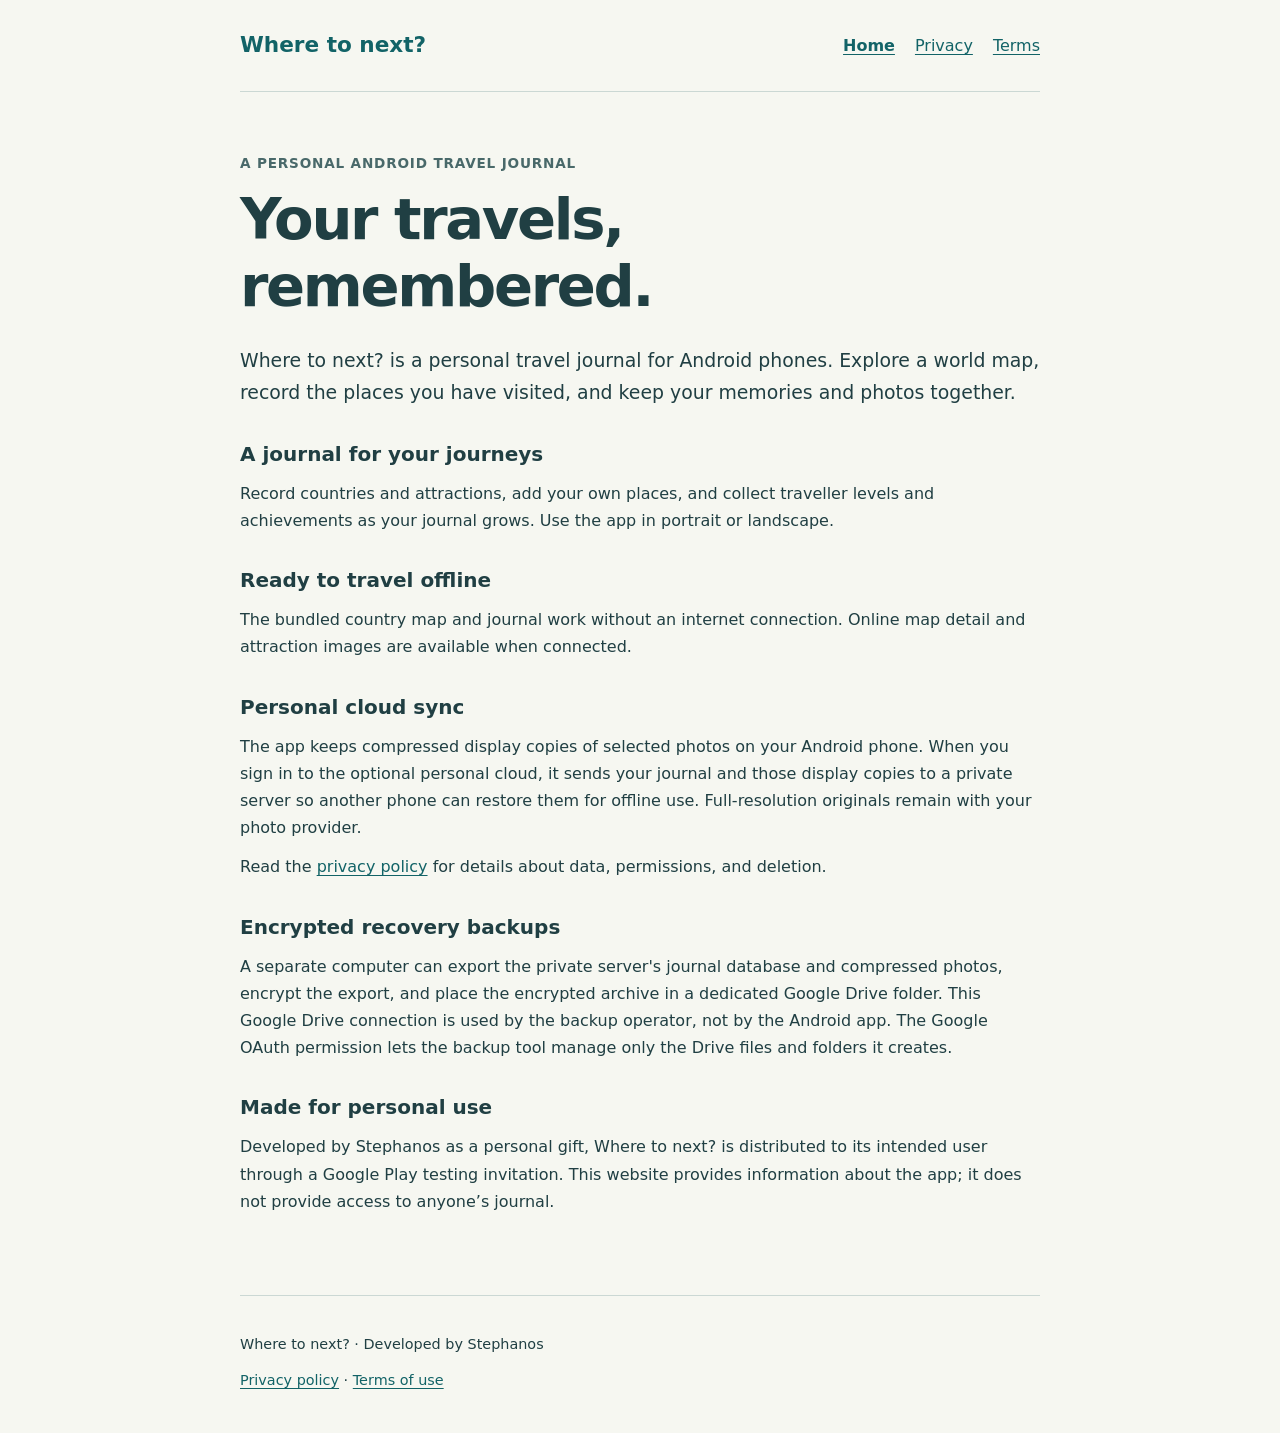
<file: index.html>
<!doctype html>
<html lang="en">
<head>
<meta name="google-site-verification" content="btaeKWT1KqJ7hxvyF7LxJ61AYgR3PX5UhVT_aGav9S0" />
<meta charset="utf-8">
<meta name="viewport" content="width=device-width, initial-scale=1">
<meta name="description" content="Where to next? — a personal Android travel journal with private cloud sync and encrypted recovery backups.">
<title>Your travels, remembered. | Where to next?</title>
<link rel="stylesheet" href="styles.css">
</head>
<body>
<a class="skip" href="#main">Skip to content</a>
<header><a class="brand" href="index.html">Where to next?</a><nav aria-label="Main navigation"><a href="index.html" aria-current="page">Home</a><a href="privacy.html">Privacy</a><a href="terms.html">Terms</a></nav></header>
<main id="main"><p class="eyebrow">A personal Android travel journal</p><h1>Your travels, remembered.</h1><p class="intro">Where to next? is a personal travel journal for Android phones. Explore a world map, record the places you have visited, and keep your memories and photos together.</p>
<section><h2>A journal for your journeys</h2><p>Record countries and attractions, add your own places, and collect traveller levels and achievements as your journal grows. Use the app in portrait or landscape.</p></section>
<section><h2>Ready to travel offline</h2><p>The bundled country map and journal work without an internet connection. Online map detail and attraction images are available when connected.</p></section>
<section><h2>Personal cloud sync</h2><p>The app keeps compressed display copies of selected photos on your Android phone. When you sign in to the optional personal cloud, it sends your journal and those display copies to a private server so another phone can restore them for offline use. Full-resolution originals remain with your photo provider.</p><p>Read the <a href="privacy.html">privacy policy</a> for details about data, permissions, and deletion.</p></section>
<section><h2>Encrypted recovery backups</h2><p>A separate computer can export the private server's journal database and compressed photos, encrypt the export, and place the encrypted archive in a dedicated Google Drive folder. This Google Drive connection is used by the backup operator, not by the Android app. The Google OAuth permission lets the backup tool manage only the Drive files and folders it creates.</p></section>
<section><h2>Made for personal use</h2><p>Developed by Stephanos as a personal gift, Where to next? is distributed to its intended user through a Google Play testing invitation. This website provides information about the app; it does not provide access to anyone’s journal.</p></section></main>
<footer><p>Where to next? · Developed by Stephanos</p><a href="privacy.html">Privacy policy</a> · <a href="terms.html">Terms of use</a></footer>
</body>
</html>
</file>
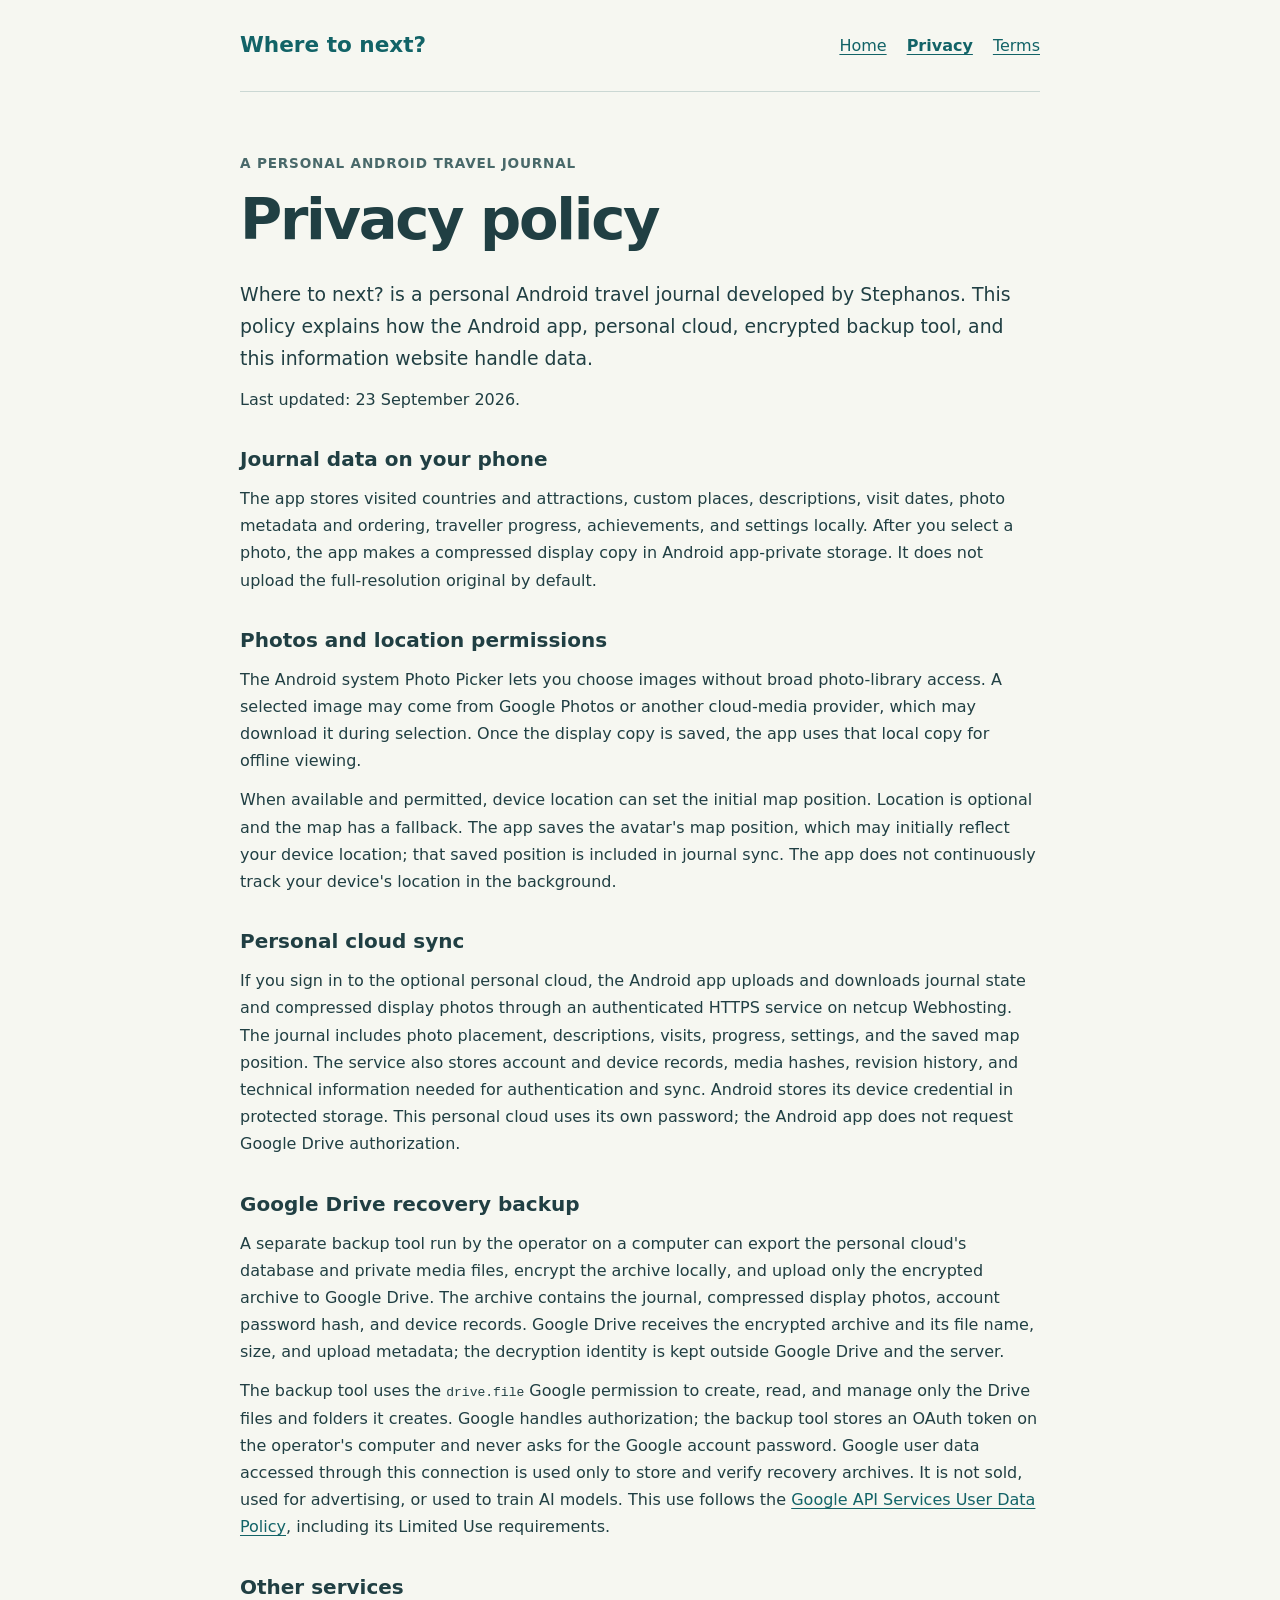
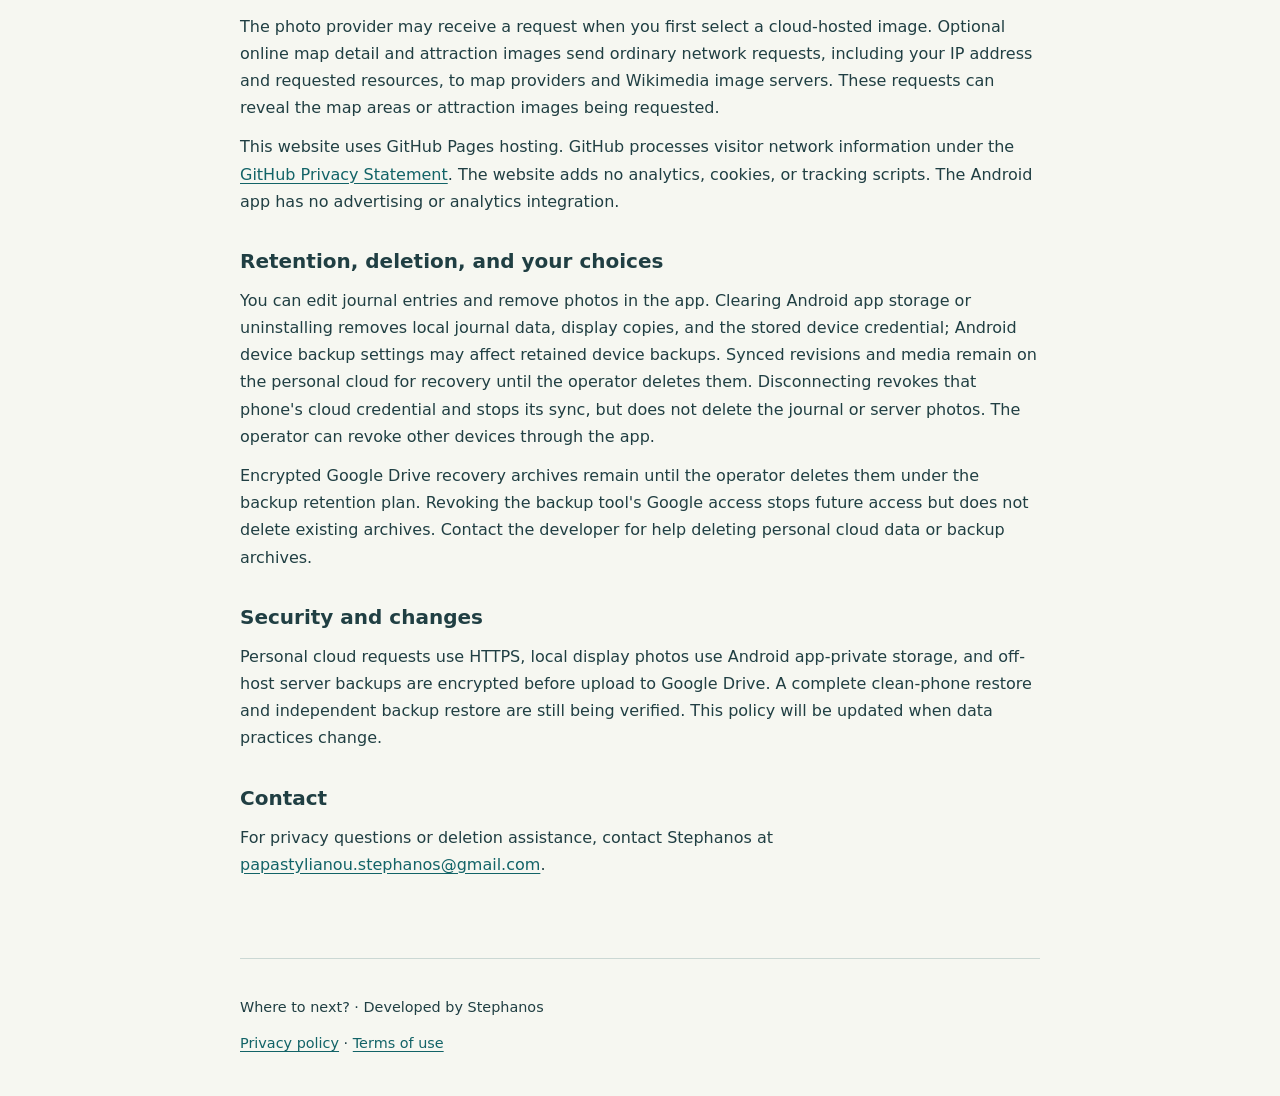
<file: privacy.html>
<!doctype html>
<html lang="en">
<head>
<meta charset="utf-8">
<meta name="viewport" content="width=device-width, initial-scale=1">
<meta name="description" content="How Where to next? handles Android journal data, private cloud photos, and encrypted recovery backups.">
<title>Privacy policy | Where to next?</title>
<link rel="stylesheet" href="styles.css">
</head>
<body>
<a class="skip" href="#main">Skip to content</a>
<header><a class="brand" href="index.html">Where to next?</a><nav aria-label="Main navigation"><a href="index.html">Home</a><a href="privacy.html" aria-current="page">Privacy</a><a href="terms.html">Terms</a></nav></header>
<main id="main"><p class="eyebrow">A personal Android travel journal</p><h1>Privacy policy</h1><p class="intro">Where to next? is a personal Android travel journal developed by Stephanos. This policy explains how the Android app, personal cloud, encrypted backup tool, and this information website handle data.</p><p>Last updated: 23 September 2026.</p>
<section><h2>Journal data on your phone</h2><p>The app stores visited countries and attractions, custom places, descriptions, visit dates, photo metadata and ordering, traveller progress, achievements, and settings locally. After you select a photo, the app makes a compressed display copy in Android app-private storage. It does not upload the full-resolution original by default.</p></section>
<section><h2>Photos and location permissions</h2><p>The Android system Photo Picker lets you choose images without broad photo-library access. A selected image may come from Google Photos or another cloud-media provider, which may download it during selection. Once the display copy is saved, the app uses that local copy for offline viewing.</p><p>When available and permitted, device location can set the initial map position. Location is optional and the map has a fallback. The app saves the avatar's map position, which may initially reflect your device location; that saved position is included in journal sync. The app does not continuously track your device's location in the background.</p></section>
<section><h2>Personal cloud sync</h2><p>If you sign in to the optional personal cloud, the Android app uploads and downloads journal state and compressed display photos through an authenticated HTTPS service on netcup Webhosting. The journal includes photo placement, descriptions, visits, progress, settings, and the saved map position. The service also stores account and device records, media hashes, revision history, and technical information needed for authentication and sync. Android stores its device credential in protected storage. This personal cloud uses its own password; the Android app does not request Google Drive authorization.</p></section>
<section><h2>Google Drive recovery backup</h2><p>A separate backup tool run by the operator on a computer can export the personal cloud's database and private media files, encrypt the archive locally, and upload only the encrypted archive to Google Drive. The archive contains the journal, compressed display photos, account password hash, and device records. Google Drive receives the encrypted archive and its file name, size, and upload metadata; the decryption identity is kept outside Google Drive and the server.</p><p>The backup tool uses the <code>drive.file</code> Google permission to create, read, and manage only the Drive files and folders it creates. Google handles authorization; the backup tool stores an OAuth token on the operator's computer and never asks for the Google account password. Google user data accessed through this connection is used only to store and verify recovery archives. It is not sold, used for advertising, or used to train AI models. This use follows the <a href="https://developers.google.com/terms/api-services-user-data-policy">Google API Services User Data Policy</a>, including its Limited Use requirements.</p></section>
<section><h2>Other services</h2><p>The photo provider may receive a request when you first select a cloud-hosted image. Optional online map detail and attraction images send ordinary network requests, including your IP address and requested resources, to map providers and Wikimedia image servers. These requests can reveal the map areas or attraction images being requested.</p><p>This website uses GitHub Pages hosting. GitHub processes visitor network information under the <a href="https://docs.github.com/en/site-policy/privacy-policies/github-general-privacy-statement">GitHub Privacy Statement</a>. The website adds no analytics, cookies, or tracking scripts. The Android app has no advertising or analytics integration.</p></section>
<section><h2>Retention, deletion, and your choices</h2><p>You can edit journal entries and remove photos in the app. Clearing Android app storage or uninstalling removes local journal data, display copies, and the stored device credential; Android device backup settings may affect retained device backups. Synced revisions and media remain on the personal cloud for recovery until the operator deletes them. Disconnecting revokes that phone's cloud credential and stops its sync, but does not delete the journal or server photos. The operator can revoke other devices through the app.</p><p>Encrypted Google Drive recovery archives remain until the operator deletes them under the backup retention plan. Revoking the backup tool's Google access stops future access but does not delete existing archives. Contact the developer for help deleting personal cloud data or backup archives.</p></section>
<section><h2>Security and changes</h2><p>Personal cloud requests use HTTPS, local display photos use Android app-private storage, and off-host server backups are encrypted before upload to Google Drive. A complete clean-phone restore and independent backup restore are still being verified. This policy will be updated when data practices change.</p></section>
<section><h2>Contact</h2><p>For privacy questions or deletion assistance, contact Stephanos at <a href="mailto:papastylianou.stephanos@gmail.com">papastylianou.stephanos@gmail.com</a>.</p></section></main>
<footer><p>Where to next? · Developed by Stephanos</p><a href="privacy.html">Privacy policy</a> · <a href="terms.html">Terms of use</a></footer>
</body>
</html>
</file>
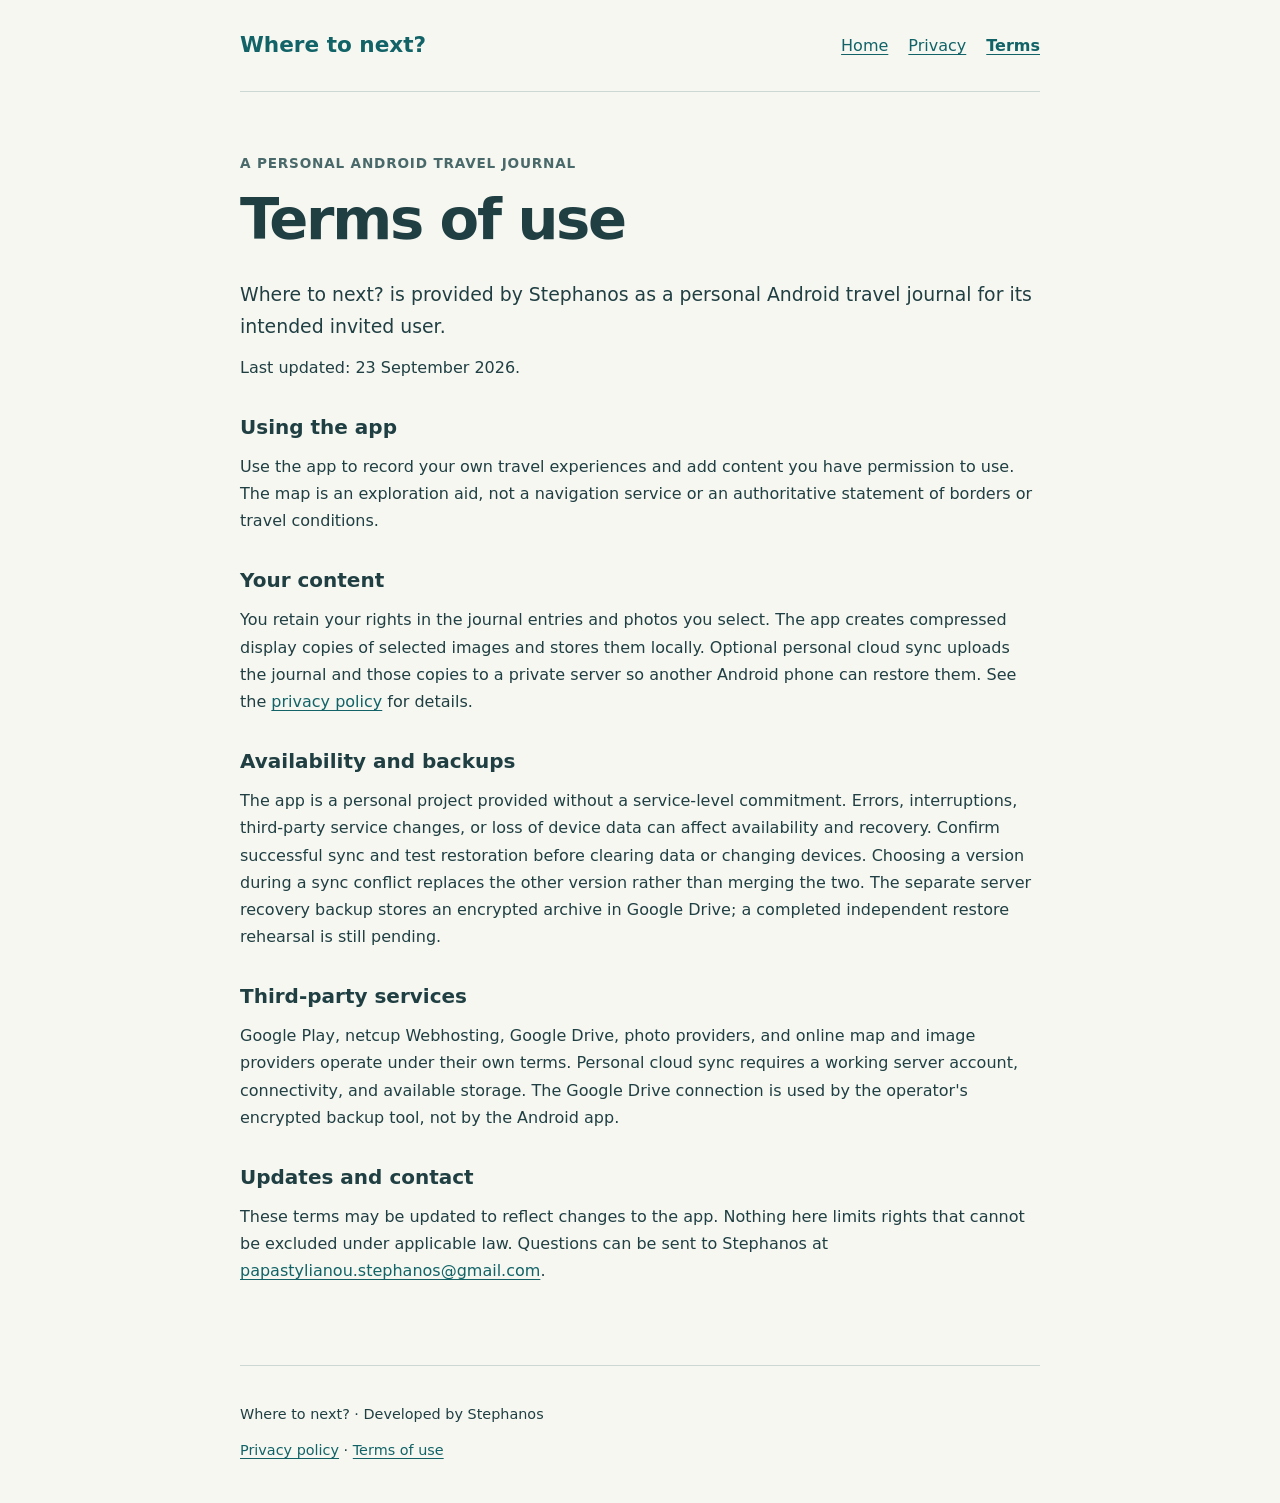
<file: terms.html>
<!doctype html>
<html lang="en">
<head>
<meta charset="utf-8">
<meta name="viewport" content="width=device-width, initial-scale=1">
<meta name="description" content="Terms for the Where to next? personal Android travel journal and cloud recovery service.">
<title>Terms of use | Where to next?</title>
<link rel="stylesheet" href="styles.css">
</head>
<body>
<a class="skip" href="#main">Skip to content</a>
<header><a class="brand" href="index.html">Where to next?</a><nav aria-label="Main navigation"><a href="index.html">Home</a><a href="privacy.html">Privacy</a><a href="terms.html" aria-current="page">Terms</a></nav></header>
<main id="main"><p class="eyebrow">A personal Android travel journal</p><h1>Terms of use</h1><p class="intro">Where to next? is provided by Stephanos as a personal Android travel journal for its intended invited user.</p><p>Last updated: 23 September 2026.</p>
<section><h2>Using the app</h2><p>Use the app to record your own travel experiences and add content you have permission to use. The map is an exploration aid, not a navigation service or an authoritative statement of borders or travel conditions.</p></section>
<section><h2>Your content</h2><p>You retain your rights in the journal entries and photos you select. The app creates compressed display copies of selected images and stores them locally. Optional personal cloud sync uploads the journal and those copies to a private server so another Android phone can restore them. See the <a href="privacy.html">privacy policy</a> for details.</p></section>
<section><h2>Availability and backups</h2><p>The app is a personal project provided without a service-level commitment. Errors, interruptions, third-party service changes, or loss of device data can affect availability and recovery. Confirm successful sync and test restoration before clearing data or changing devices. Choosing a version during a sync conflict replaces the other version rather than merging the two. The separate server recovery backup stores an encrypted archive in Google Drive; a completed independent restore rehearsal is still pending.</p></section>
<section><h2>Third-party services</h2><p>Google Play, netcup Webhosting, Google Drive, photo providers, and online map and image providers operate under their own terms. Personal cloud sync requires a working server account, connectivity, and available storage. The Google Drive connection is used by the operator's encrypted backup tool, not by the Android app.</p></section>
<section><h2>Updates and contact</h2><p>These terms may be updated to reflect changes to the app. Nothing here limits rights that cannot be excluded under applicable law. Questions can be sent to Stephanos at <a href="mailto:papastylianou.stephanos@gmail.com">papastylianou.stephanos@gmail.com</a>.</p></section></main>
<footer><p>Where to next? · Developed by Stephanos</p><a href="privacy.html">Privacy policy</a> · <a href="terms.html">Terms of use</a></footer>
</body>
</html>
</file>
<file: styles.css>
* { box-sizing: border-box; }
:root { color-scheme: light; font-family: system-ui, sans-serif; color: #203f43; background: #f6f7f1; line-height: 1.7; }
body { margin: 0; }
a { color: #126367; text-underline-offset: .2em; overflow-wrap: anywhere; }
a:focus-visible { outline: 3px solid #9b4e11; outline-offset: 5px; }
header, main, footer { width: calc(100% - 2.5rem); max-width: 800px; margin-inline: auto; }
header { display: flex; flex-wrap: wrap; align-items: center; justify-content: space-between; gap: 1rem; padding-block: 1.5rem; border-bottom: 1px solid #cbd8d4; }
.brand { font-size: 1.35rem; font-weight: 750; text-decoration: none; }
nav { display: flex; flex-wrap: wrap; gap: 1.25rem; }
nav a { display: inline-block; padding-block: .5rem; }
[aria-current="page"] { font-weight: 750; }
main { padding-block: 3rem; }
h1 { font-size: clamp(2rem, 6vw, 3.6rem); line-height: 1.15; letter-spacing: -.04em; margin-block: .7rem 1.5rem; }
h2 { font-size: 1.25rem; line-height: 1.4; margin-bottom: .5rem; }
section { margin-block: 2rem; }
p { margin-block: .75rem; }
.intro { font-size: 1.18rem; }
.eyebrow { color: #49696a; font-size: .85rem; font-weight: 700; letter-spacing: .06em; text-transform: uppercase; }
footer { padding-block: 1.5rem 2.5rem; border-top: 1px solid #cbd8d4; font-size: .9rem; }
code { overflow-wrap: anywhere; }
.skip { position: absolute; left: 1rem; top: -10rem; padding: .5rem; background: white; }
.skip:focus { top: .5rem; }
</file>
